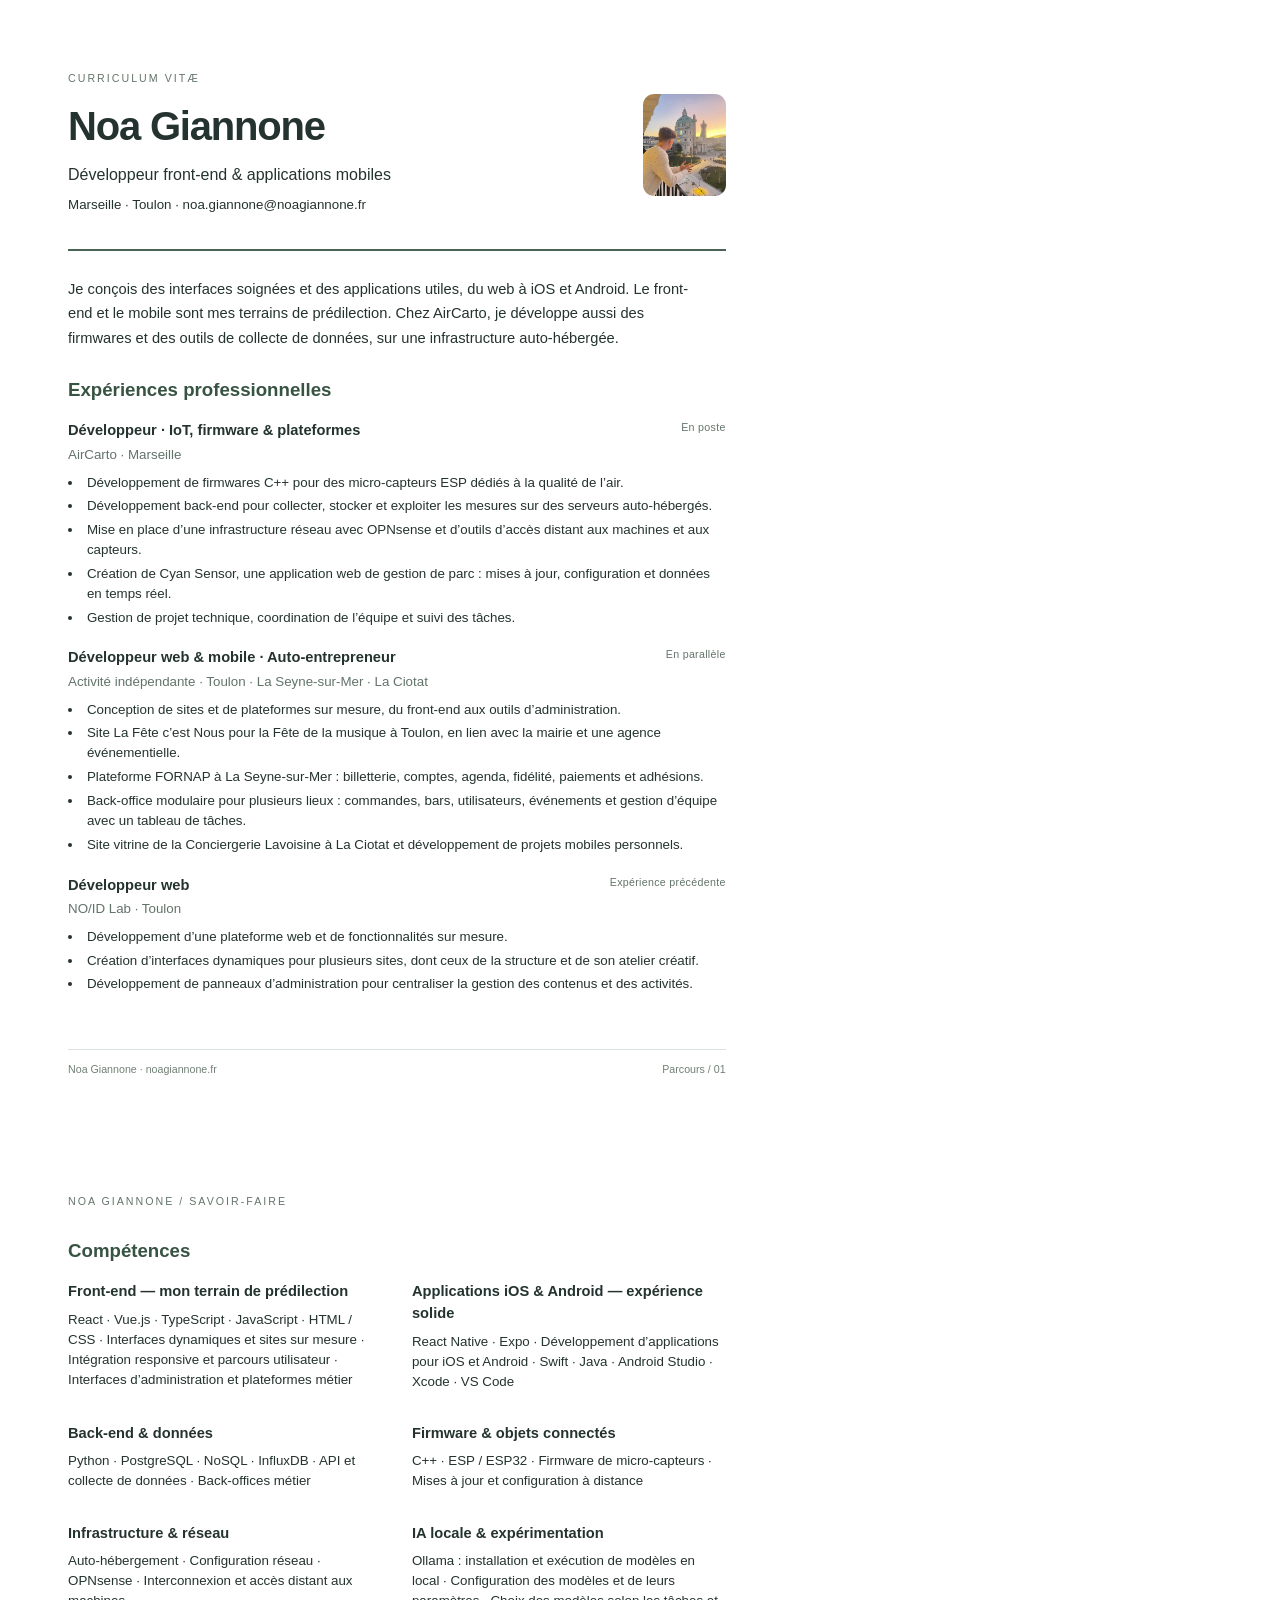
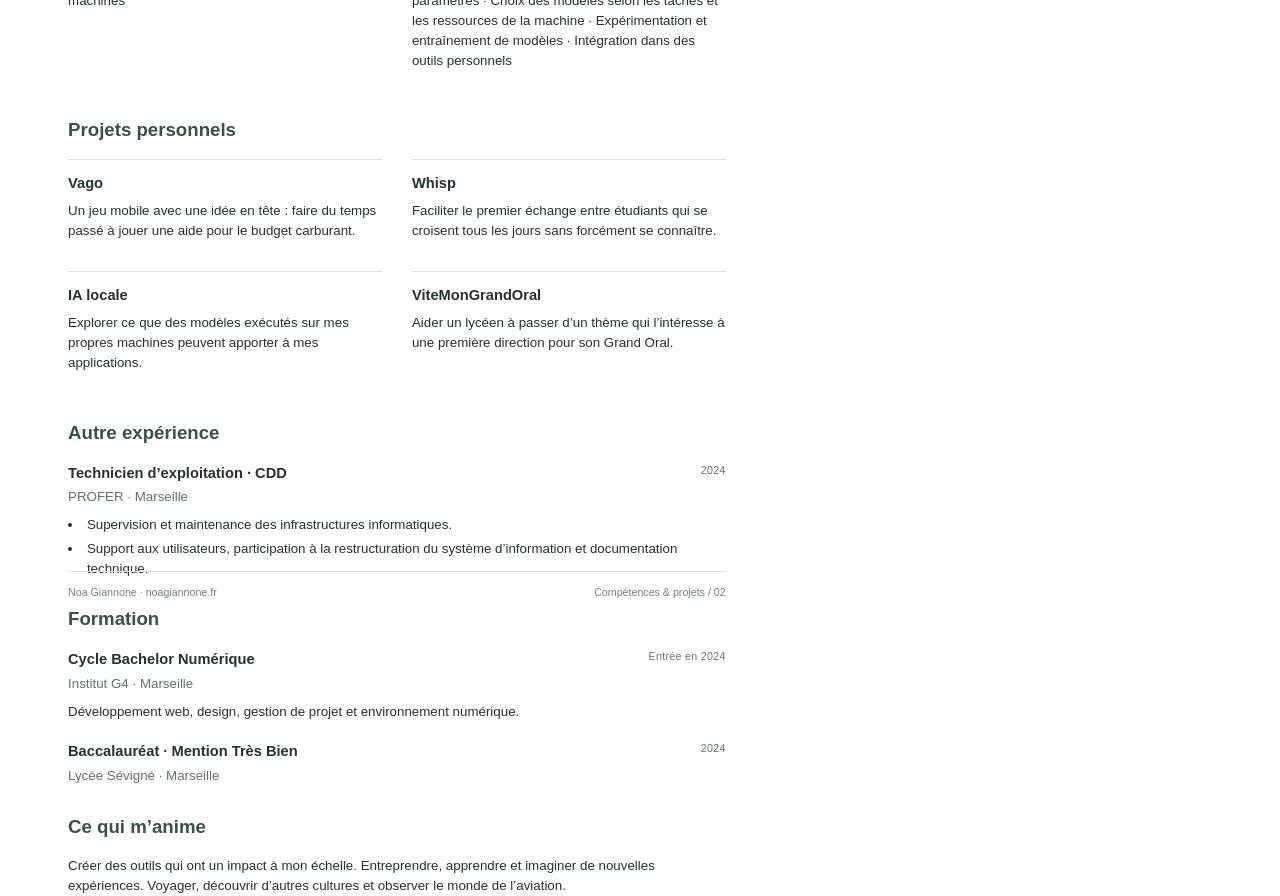
<file: documents/CV-Noa-Giannone.html>
<!doctype html><html lang="fr"><meta charset="utf-8"><title>CV — Noa Giannone</title><style>@page{size:A4;margin:0}*{box-sizing:border-box}body{margin:0;font:10pt/1.5 Arial,sans-serif;color:#24332f;background:#fff}.page{width:210mm;height:297mm;padding:18mm 18mm 16mm;position:relative;break-after:page}.page:last-child{break-after:auto}header{display:flex;justify-content:space-between;align-items:center;border-bottom:2px solid #496454;padding-bottom:7mm;margin-bottom:7mm}header img{width:22mm;height:27mm;object-fit:cover;border-radius:3mm}h1{font-size:30pt;letter-spacing:-1.2px;margin:2mm 0}h2{font-size:14pt;margin:7mm 0 4mm;color:#375342}h3{font-size:11pt;margin:0}h4{font-size:10pt;color:#62736a;margin:1mm 0 2mm;font-weight:500}p{margin:2mm 0}small,.kicker{font-size:8pt;letter-spacing:.3px;color:#63756a}.kicker{letter-spacing:2px;text-transform:uppercase}.subtitle{font-size:12pt}section{margin-bottom:5mm;break-inside:avoid}.row{display:flex;justify-content:space-between;gap:5mm}.row small{white-space:nowrap}ul{margin:2mm 0;padding-left:4mm}li{padding-left:1mm;margin:1mm 0}.summary{font-size:11pt;line-height:1.65;max-width:165mm}.grid{display:grid;grid-template-columns:1fr 1fr;gap:3mm 8mm}.grid section{margin-bottom:3mm}.project{border-top:1px solid #dce3dd;padding-top:3mm}.footer{position:absolute;bottom:12mm;left:18mm;right:18mm;display:flex;justify-content:space-between;border-top:1px solid #dce3dd;padding-top:3mm;font-size:8pt;color:#718075}a{color:inherit;text-decoration:none}</style><body><div class="page"><header><div><span class="kicker">Curriculum vitæ</span><h1>Noa Giannone</h1><p class="subtitle">Développeur front-end & applications mobiles</p><p>Marseille · Toulon · noa.giannone@noagiannone.fr</p></div><img src="[data-uri]" alt=""></header><p class="summary">Je conçois des interfaces soignées et des applications utiles, du web à iOS et Android. Le front-end et le mobile sont mes terrains de prédilection. Chez AirCarto, je développe aussi des firmwares et des outils de collecte de données, sur une infrastructure auto-hébergée.</p><h2>Expériences professionnelles</h2><section><div class="row"><h3>Développeur · IoT, firmware & plateformes</h3><small>En poste</small></div><h4>AirCarto · Marseille</h4><ul><li>Développement de firmwares C++ pour des micro-capteurs ESP dédiés à la qualité de l’air.</li><li>Développement back-end pour collecter, stocker et exploiter les mesures sur des serveurs auto-hébergés.</li><li>Mise en place d’une infrastructure réseau avec OPNsense et d’outils d’accès distant aux machines et aux capteurs.</li><li>Création de Cyan Sensor, une application web de gestion de parc : mises à jour, configuration et données en temps réel.</li><li>Gestion de projet technique, coordination de l’équipe et suivi des tâches.</li></ul></section><section><div class="row"><h3>Développeur web & mobile · Auto-entrepreneur</h3><small>En parallèle</small></div><h4>Activité indépendante · Toulon · La Seyne-sur-Mer · La Ciotat</h4><ul><li>Conception de sites et de plateformes sur mesure, du front-end aux outils d’administration.</li><li>Site La Fête c’est Nous pour la Fête de la musique à Toulon, en lien avec la mairie et une agence événementielle.</li><li>Plateforme FORNAP à La Seyne-sur-Mer : billetterie, comptes, agenda, fidélité, paiements et adhésions.</li><li>Back-office modulaire pour plusieurs lieux : commandes, bars, utilisateurs, événements et gestion d’équipe avec un tableau de tâches.</li><li>Site vitrine de la Conciergerie Lavoisine à La Ciotat et développement de projets mobiles personnels.</li></ul></section><section><div class="row"><h3>Développeur web</h3><small>Expérience précédente</small></div><h4>NO/ID Lab · Toulon</h4><ul><li>Développement d’une plateforme web et de fonctionnalités sur mesure.</li><li>Création d’interfaces dynamiques pour plusieurs sites, dont ceux de la structure et de son atelier créatif.</li><li>Développement de panneaux d’administration pour centraliser la gestion des contenus et des activités.</li></ul></section><div class="footer"><span>Noa Giannone · noagiannone.fr</span><span>Parcours / 01</span></div></div><div class="page"><span class="kicker">Noa Giannone / Savoir-faire</span><h2>Compétences</h2><div class="grid"><section><h3>Front-end — mon terrain de prédilection</h3><p>React · Vue.js · TypeScript · JavaScript · HTML / CSS · Interfaces dynamiques et sites sur mesure · Intégration responsive et parcours utilisateur · Interfaces d’administration et plateformes métier</p></section><section><h3>Applications iOS & Android — expérience solide</h3><p>React Native · Expo · Développement d’applications pour iOS et Android · Swift · Java · Android Studio · Xcode · VS Code</p></section><section><h3>Back-end & données</h3><p>Python · PostgreSQL · NoSQL · InfluxDB · API et collecte de données · Back-offices métier</p></section><section><h3>Firmware & objets connectés</h3><p>C++ · ESP / ESP32 · Firmware de micro-capteurs · Mises à jour et configuration à distance</p></section><section><h3>Infrastructure & réseau</h3><p>Auto-hébergement · Configuration réseau · OPNsense · Interconnexion et accès distant aux machines</p></section><section><h3>IA locale & expérimentation</h3><p>Ollama : installation et exécution de modèles en local · Configuration des modèles et de leurs paramètres · Choix des modèles selon les tâches et les ressources de la machine · Expérimentation et entraînement de modèles · Intégration dans des outils personnels</p></section></div><h2>Projets personnels</h2><div class="grid"><section class="project"><h3>Vago</h3><p>Un jeu mobile avec une idée en tête : faire du temps passé à jouer une aide pour le budget carburant.</p></section><section class="project"><h3>Whisp</h3><p>Faciliter le premier échange entre étudiants qui se croisent tous les jours sans forcément se connaître.</p></section><section class="project"><h3>IA locale</h3><p>Explorer ce que des modèles exécutés sur mes propres machines peuvent apporter à mes applications.</p></section><section class="project"><h3>ViteMonGrandOral</h3><p>Aider un lycéen à passer d’un thème qui l’intéresse à une première direction pour son Grand Oral.</p></section></div><h2>Autre expérience</h2><section><div class="row"><h3>Technicien d’exploitation · CDD</h3><small>2024</small></div><h4>PROFER · Marseille</h4><ul><li>Supervision et maintenance des infrastructures informatiques.</li><li>Support aux utilisateurs, participation à la restructuration du système d’information et documentation technique.</li></ul></section><h2>Formation</h2><section><div class="row"><h3>Cycle Bachelor Numérique</h3><small>Entrée en 2024</small></div><h4>Institut G4 · Marseille</h4><p>Développement web, design, gestion de projet et environnement numérique.</p></section><section><div class="row"><h3>Baccalauréat · Mention Très Bien</h3><small>2024</small></div><h4>Lycée Sévigné · Marseille</h4><p></p></section><h2>Ce qui m’anime</h2><p>Créer des outils qui ont un impact à mon échelle. Entreprendre, apprendre et imaginer de nouvelles expériences. Voyager, découvrir d’autres cultures et observer le monde de l’aviation.</p><div class="footer"><span>Noa Giannone · noagiannone.fr</span><span>Compétences & projets / 02</span></div></div></body></html>
</file>
